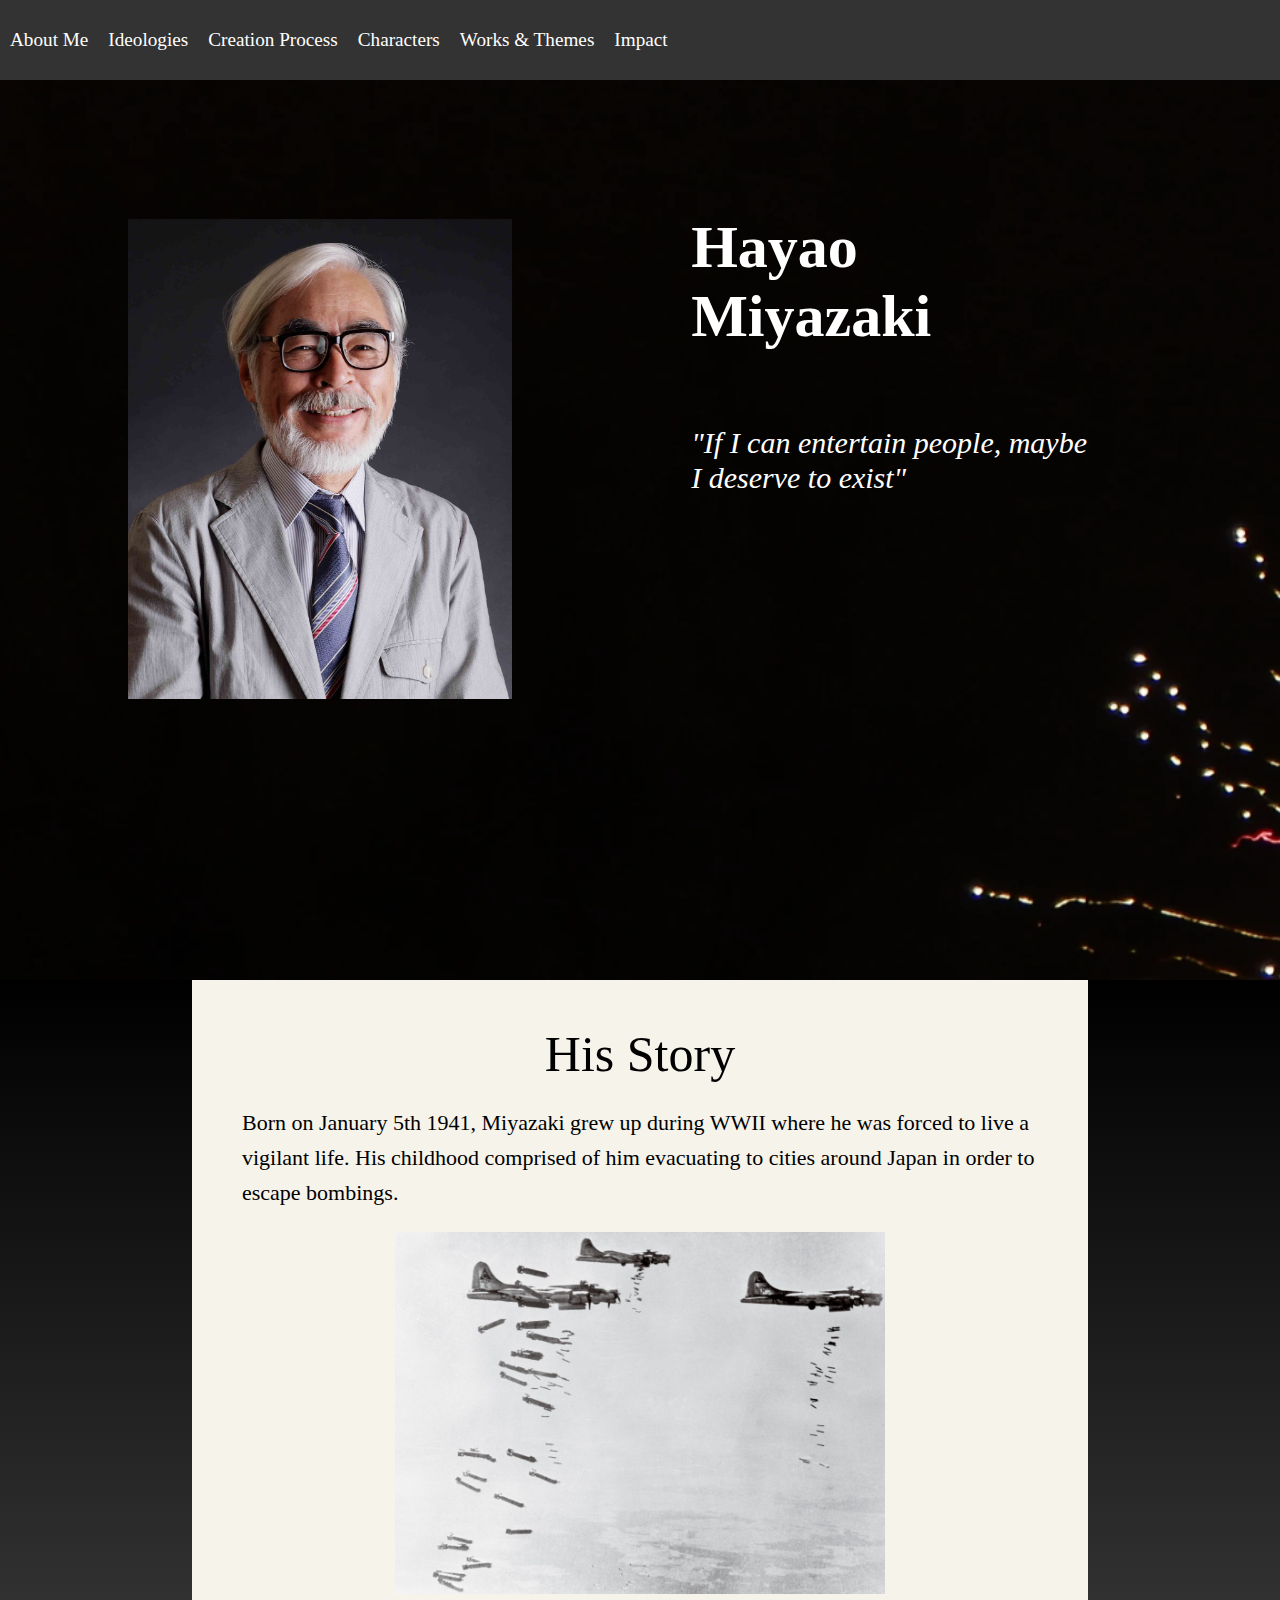
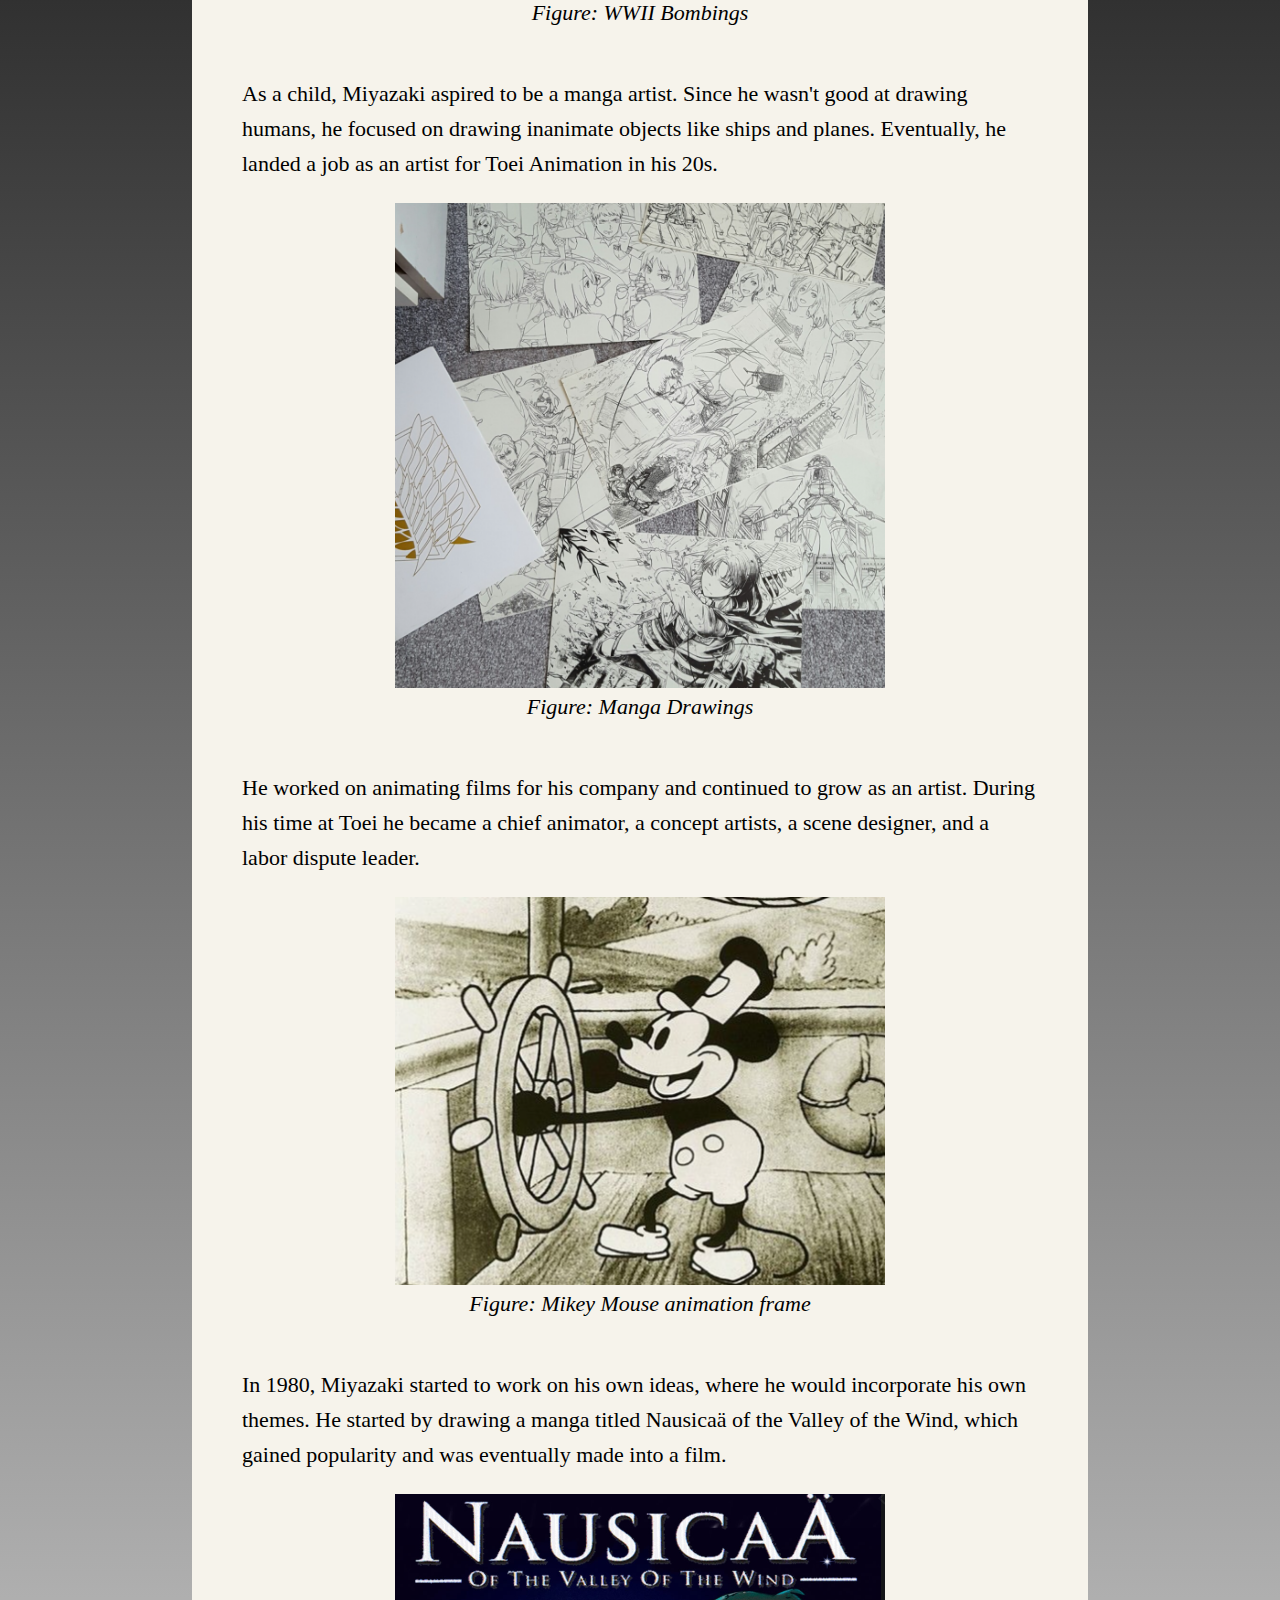
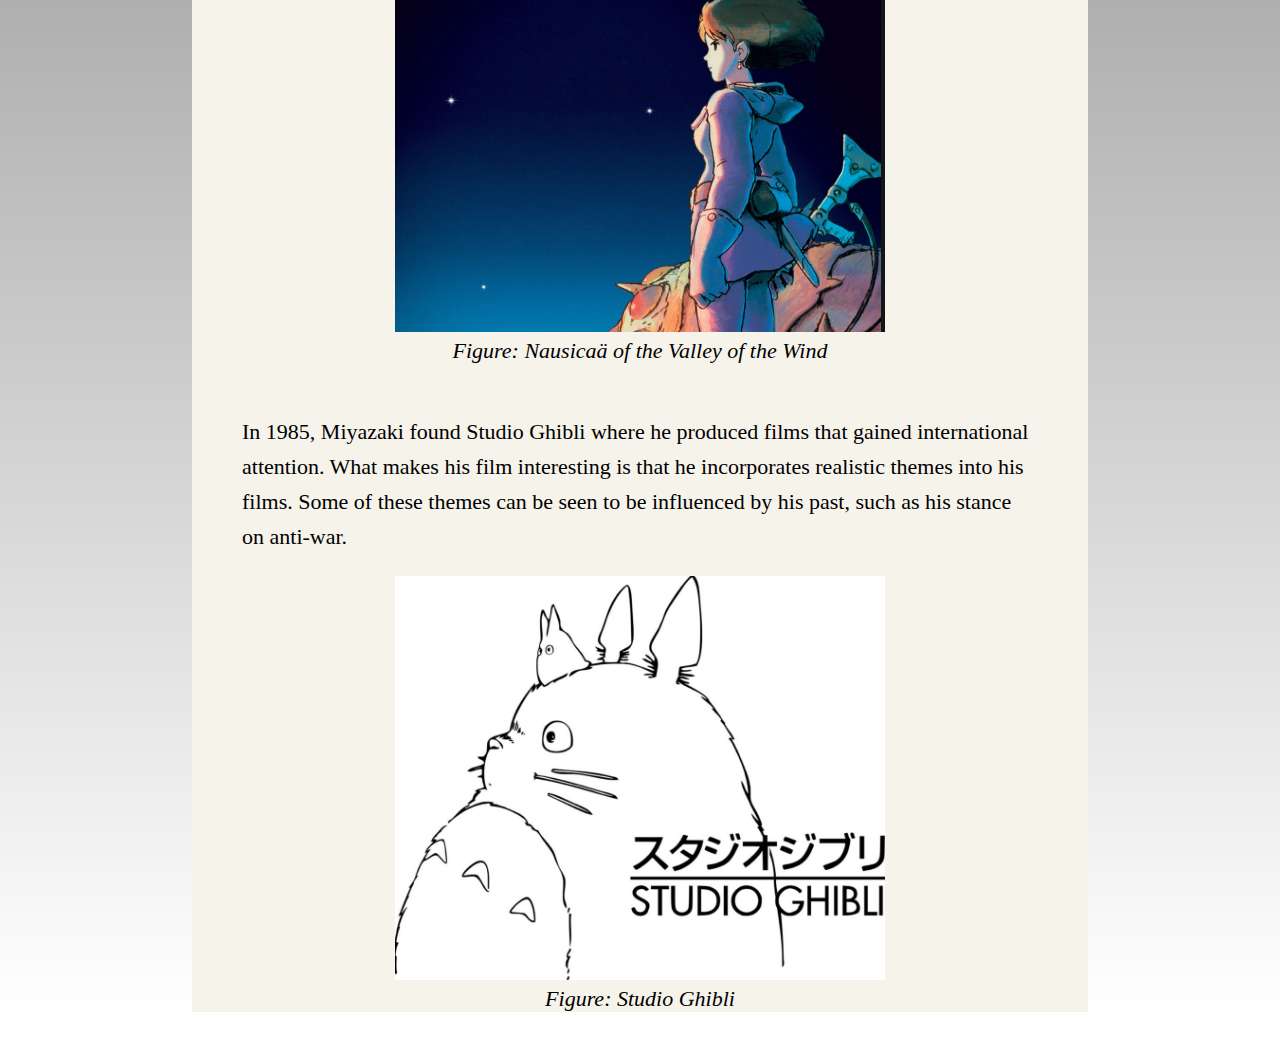
<file: index.html>
<!DOCTYPE html>
<html lang="en">
<head>
    <meta charset="UTF-8">
    <meta name="viewport" content="width=device-width, initial-scale=1.0">
    <link rel="stylesheet" href="./styles/common.css">
    <link rel="stylesheet" href="./styles/index.css">
    <title>Main Page</title>
</head>
<body>
    <nav id="navbar">
        <div id="navbar-container">
            <ul id="navbar-menu">
                <li class="nav-item"><a href="index.html">About Me</a></li>
                <li class="nav-item"><a href="ideologies.html">Ideologies</a></li>
                <li class="nav-item"><a href="creation.html">Creation Process</a></li>
                <li class="nav-item"><a href="characters.html">Characters</a></li>
                <li class="nav-item"><a href="works.html">Works & Themes</a></li>
                <li class="nav-item"><a href="impact.html">Impact</a></li>
            </ul>
        </div>
    </nav>

    <div class='landing-page'>
        <div class='page1'>
            <img class='img1' src='./images/Hayao.PNG'></img>
            <div class='title-section'>
                <h1 class='name'>Hayao Miyazaki</h1>
                <p class='quote'>"If I can entertain people, maybe I deserve to exist"</p>
            </div>
        </div>
    </div>

    <section class='text-page'>
        <article class='content-section'>
            <div class='heading'>
                His Story 
            </div>
            <p>
                Born on January 5th 1941, Miyazaki grew up during WWII where he was forced to live
                a vigilant life. His childhood comprised of him evacuating to cities around Japan in order
                to escape bombings. 
            </p>
            <figure>
                <img src='images/bombings.PNG'
                    class='pictures'
                />
                <figcaption>Figure: WWII Bombings</figcaption>
            </figure>
            <p>
                As a child, Miyazaki aspired to be a manga artist. Since he wasn't good at drawing humans, 
                he focused on drawing inanimate objects like ships and planes. Eventually, he landed a job as 
                an artist for Toei Animation in his 20s. 
            </p>
            <figure>
                <img src='images/manga.PNG'
                    class='pictures'
                />
                <figcaption>Figure: Manga Drawings</figcaption>
            </figure>
            <p>
                He worked on animating films for his company and continued to grow as an artist.
                During his time at Toei he became a chief animator, a concept artists, a scene designer, and a labor dispute leader.
            </p>
            <figure>
                <img src='images/mikey.PNG'
                    class='pictures'
                />
                <figcaption>Figure: Mikey Mouse animation frame</figcaption>
            </figure>
            <p>
                In 1980, Miyazaki started to work on his own ideas, where he would incorporate his own themes.
                He started by drawing a manga titled Nausicaä of the Valley of the Wind, which gained popularity 
                and was eventually made into a film. 
            </p>
            <figure>
                <img src='images/nausicaa.PNG'
                    class='pictures'
                />
                <figcaption>Figure: Nausicaä of the Valley of the Wind</figcaption>
            </figure>
            <p>
                In 1985, Miyazaki found Studio Ghibli where he produced films that gained international attention. 
                What makes his film interesting is that he incorporates realistic themes into his films. Some of 
                these themes can be seen to be influenced by his past, such as his stance on anti-war. 
            </p>
            <figure>
                <img src='images/studio_ghibi.PNG'
                    class='pictures'
                />
                <figcaption>Figure: Studio Ghibli</figcaption>
            </figure>
        </article>
    </section>
</body>
</html>
</file>
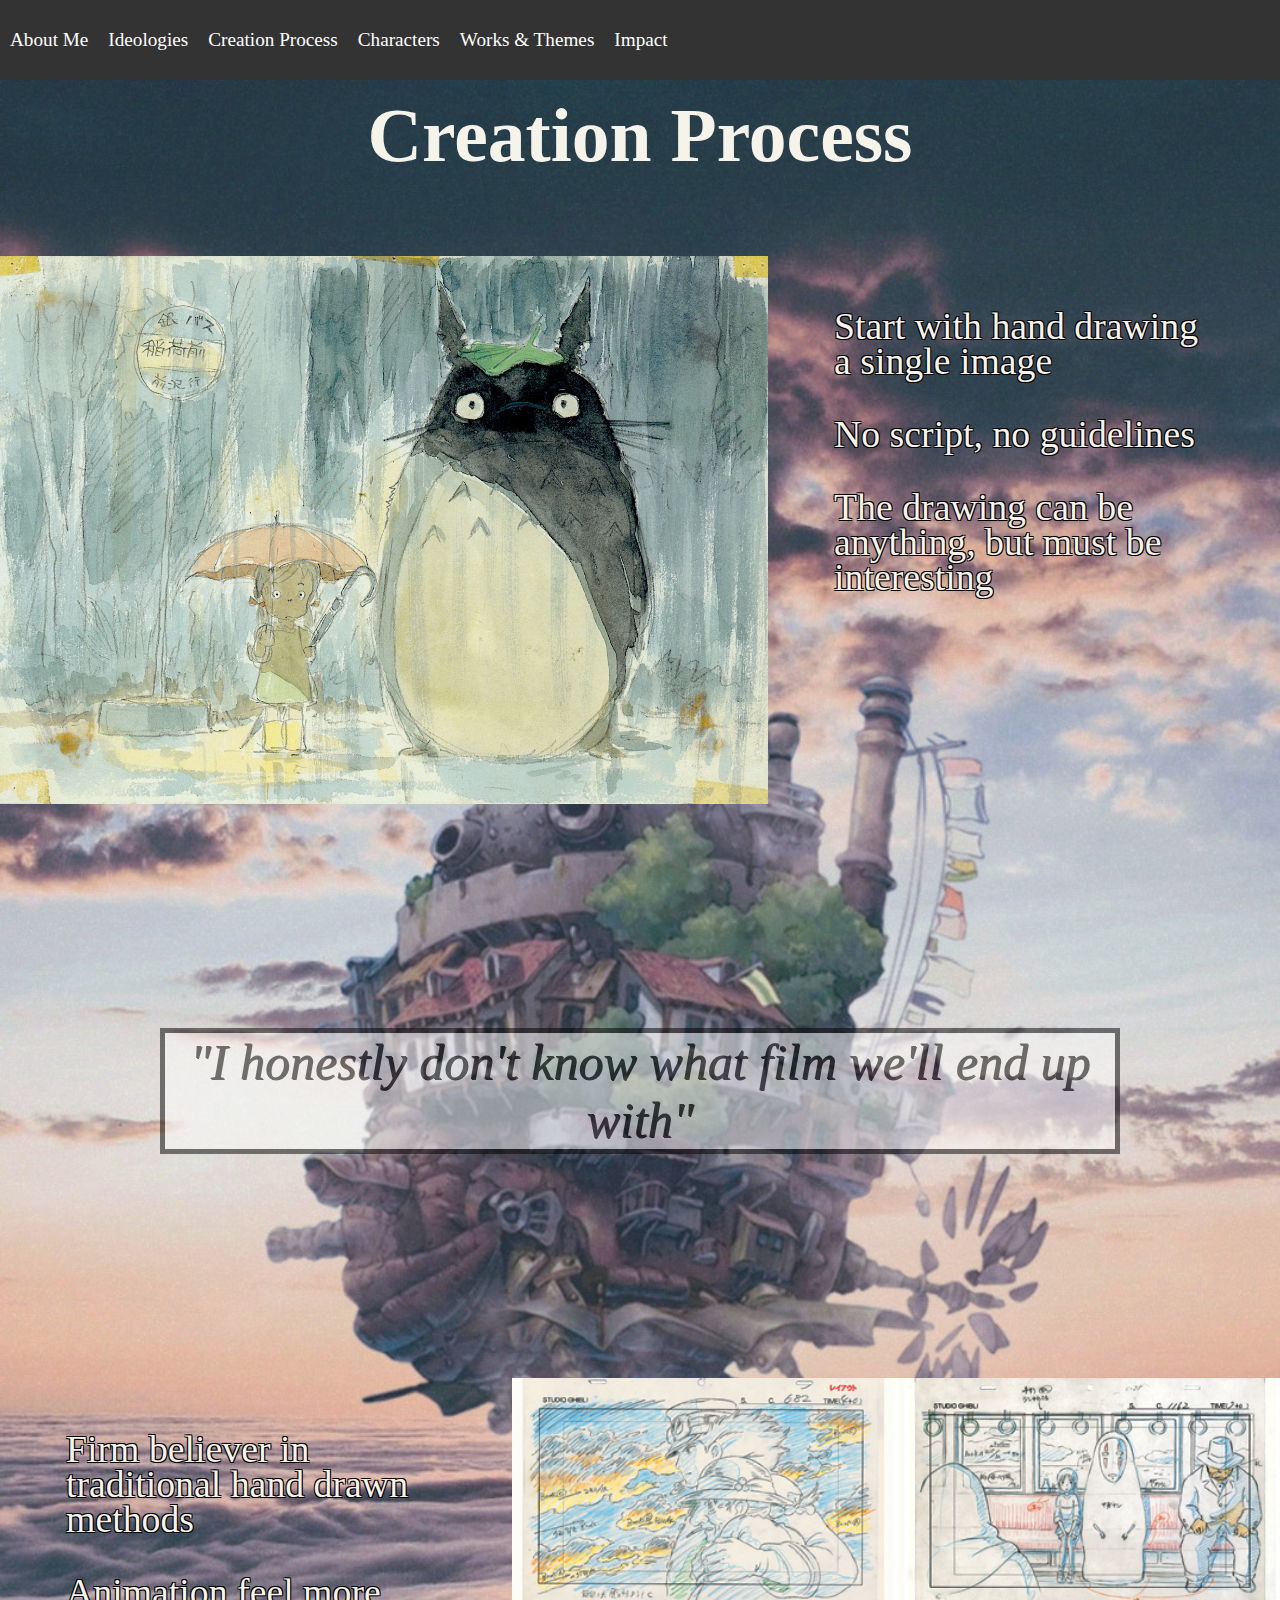
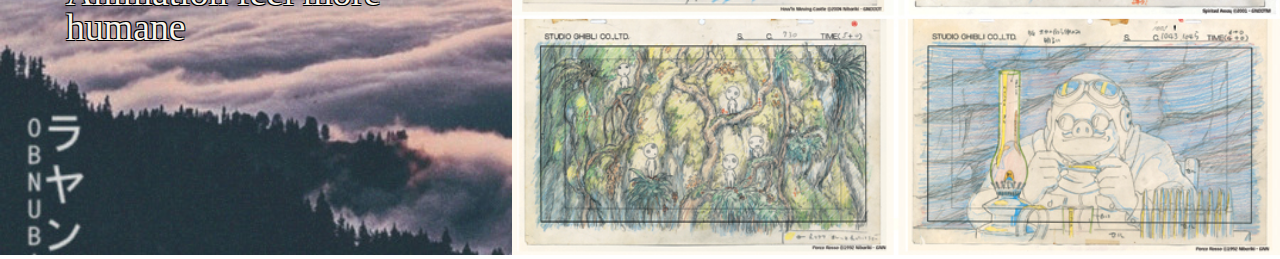
<file: creation.html>
<!DOCTYPE html>
<html lang="en">
<head>
    <meta charset="UTF-8">
    <meta name="viewport" content="width=device-width, initial-scale=1.0">
    <link rel="stylesheet" href="./styles/common.css">
    <link rel="stylesheet" href="./styles/creation.css">
    <title>Creation Process and Influence</title>
</head>
<body>
    <nav id="navbar">
        <div id="navbar-container">
            <ul id="navbar-menu">
                <li class="nav-item"><a href="index.html">About Me</a></li>
                <li class="nav-item"><a href="ideologies.html">Ideologies</a></li>
                <li class="nav-item"><a href="creation.html">Creation Process</a></li>
                <li class="nav-item"><a href="characters.html">Characters</a></li>
                <li class="nav-item"><a href="works.html">Works & Themes</a></li>
                <li class="nav-item"><a href="impact.html">Impact</a></li>
            </ul>
        </div>
    </nav>
    <div id="creation-page">
        <div class='header'>
            <h1>
                Creation Process
            </h1>
        </div>
        <div class="content-container content-right">
            <div class="image-container">
                <img src="./images/totoro_sketch.jpg" alt="Original totoro drawing">
            </div>
            <div class="content">
                <p>
                    Start with hand drawing a single image
                </p>
                <p>
                    No script, no guidelines
                </p>
                <p>    
                    The drawing can be anything, but must be interesting
                </p>
            </div>
        </div>

        <div class="content-container">
            <div class="quote">
                "I honestly don't know what film we'll end up with"
            </div>
        </div>

        <div class="content-container content-left">
            <div class="content">
                <p>Firm believer in traditional hand drawn methods</p>
                <p>Animation feel more humane</p>
            </div>
            <div class="image-container">
                <img src="./images/miyazaki_handdrawings.jpg" alt="miyazki sketches">
            </div>
        </div>
    </div>
</body>
</html>
</file>
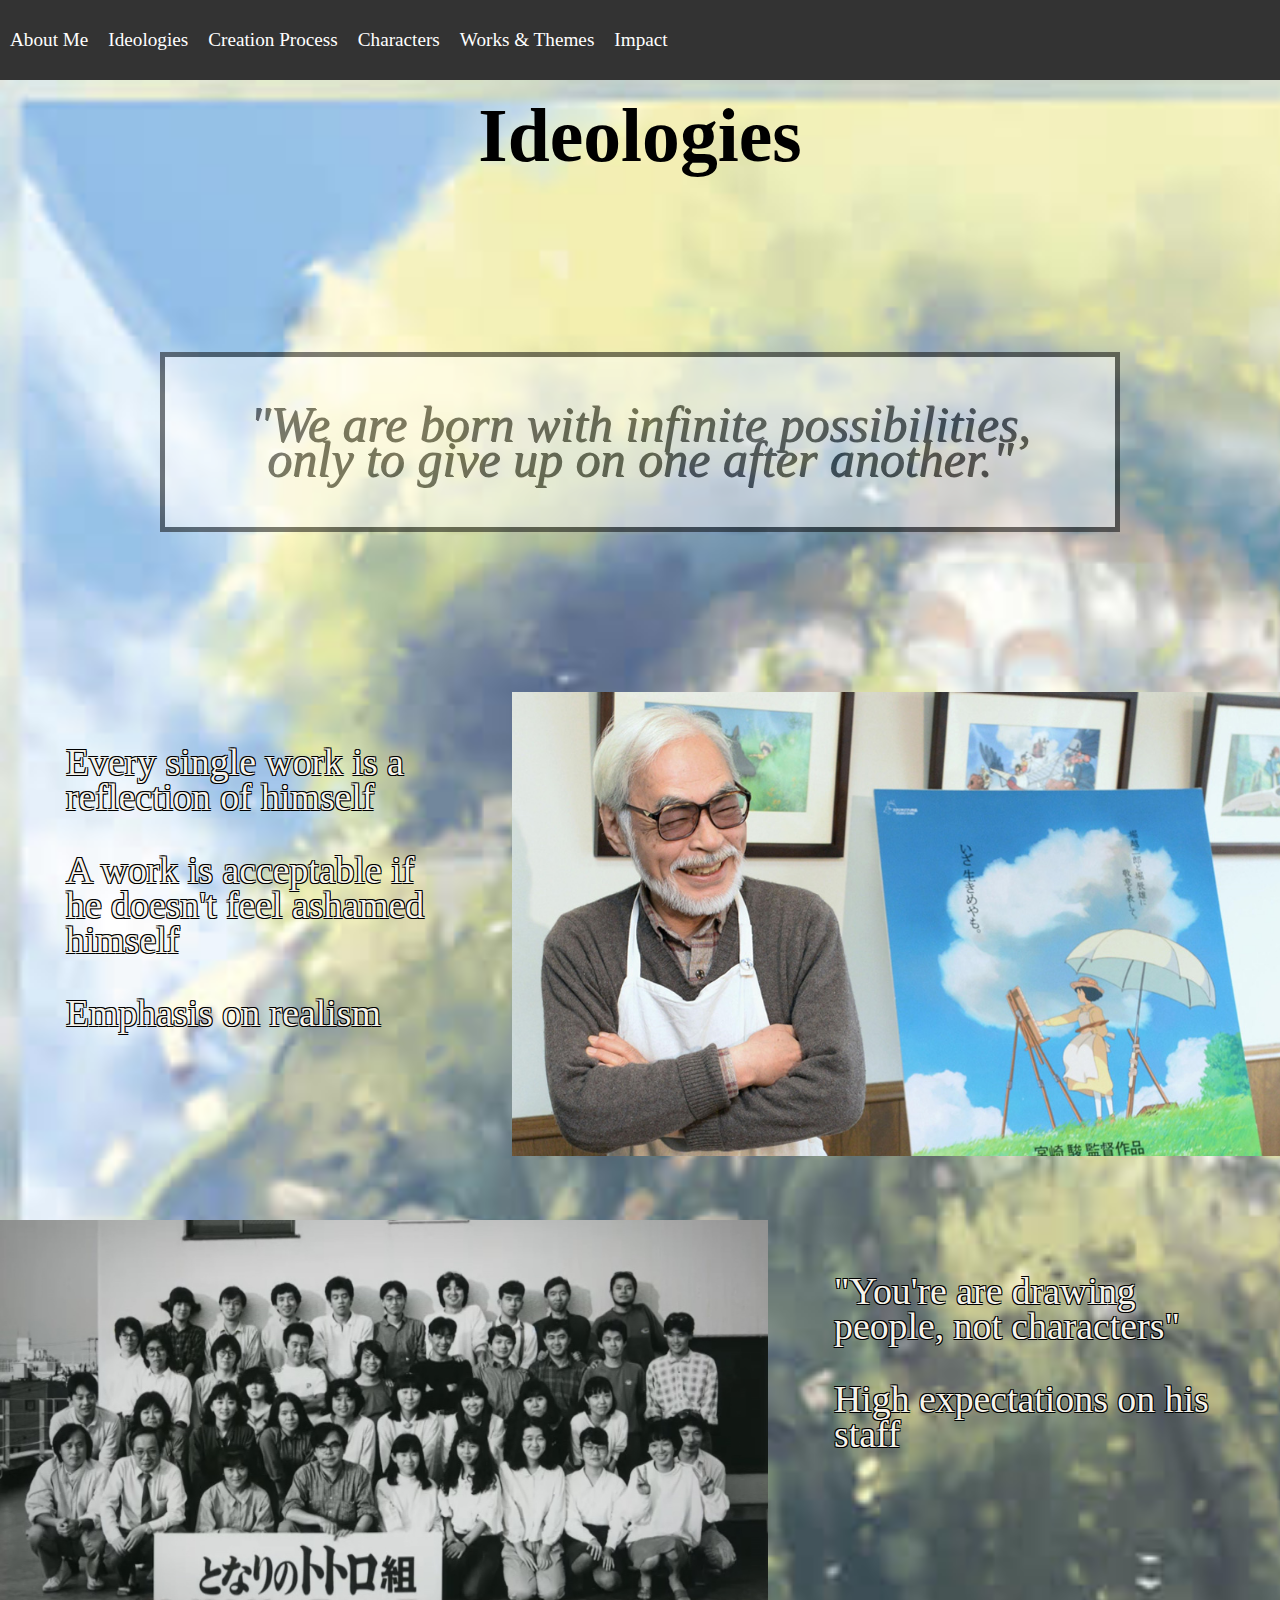
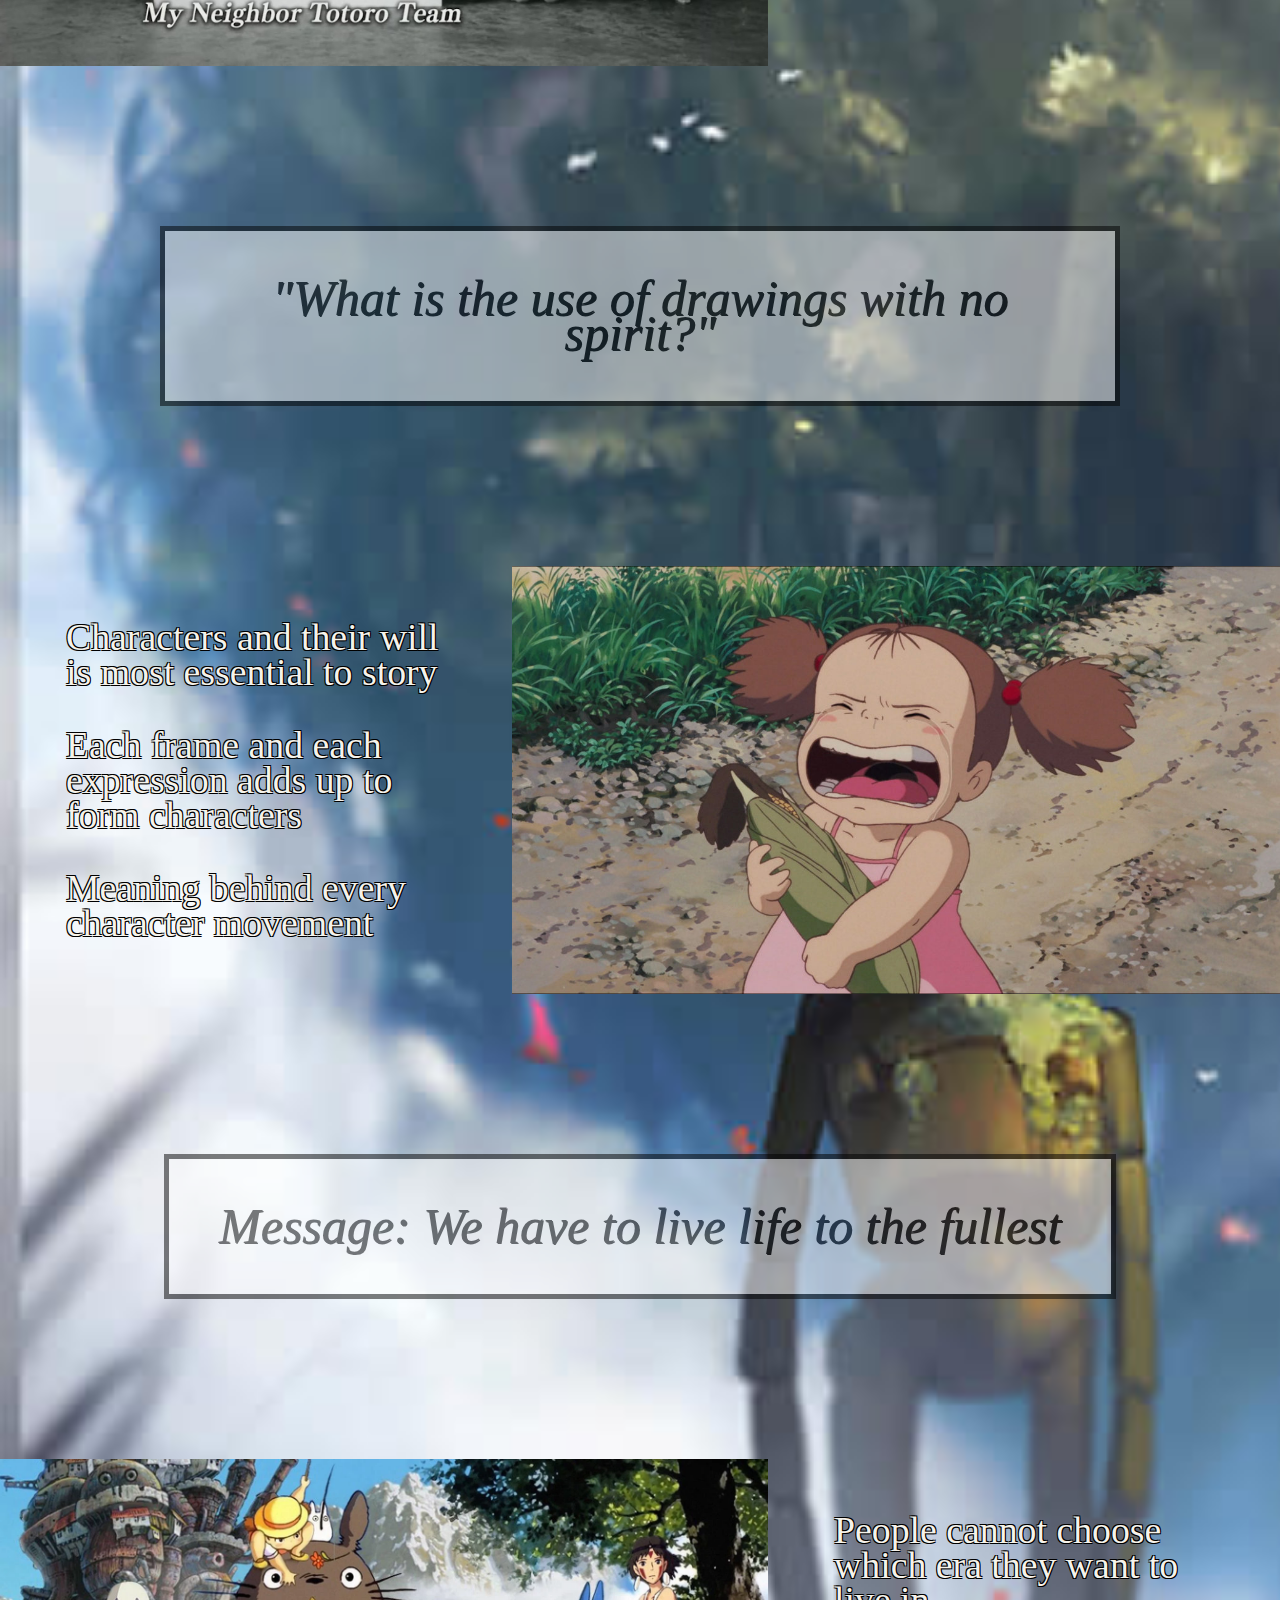
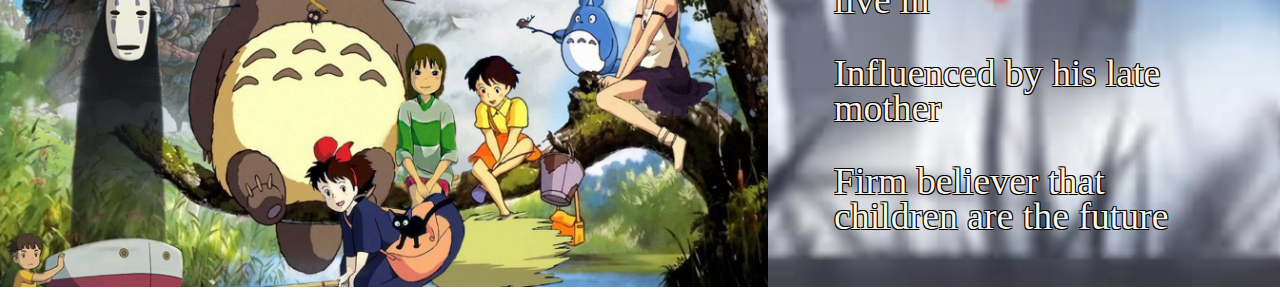
<file: ideologies.html>
<!DOCTYPE html>
<html lang="en">
<head>
    <meta charset="UTF-8">
    <meta name="viewport" content="width=device-width, initial-scale=1.0">
    <link rel="stylesheet" href="./styles/common.css">
    <link rel="stylesheet" href="./styles/ideologies.css">
    <title>Ideologies</title>
</head>
<body>
    <nav id="navbar">
        <div id="navbar-container">
            <ul id="navbar-menu">
                <li class="nav-item"><a href="index.html">About Me</a></li>
                <li class="nav-item"><a href="ideologies.html">Ideologies </a></li>
                <li class="nav-item"><a href="creation.html">Creation Process</a></li>
                <li class="nav-item"><a href="characters.html">Characters</a></li>
                <li class="nav-item"><a href="works.html">Works & Themes</a></li>
                <li class="nav-item"><a href="impact.html">Impact</a></li>
            </ul>
        </div>
    </nav>
    <div id="ideologies-page">
        <div class='header'>
            <h1>
                Ideologies
            </h1>
        </div>

        <div class="quote">
            <p>"We are born with infinite possibilities, only to give up on one after another."</p>
        </div>
        
        <div class="content-container content-left">
            <div class="content">
                <p>Every single work is a reflection of himself</p>
                <p>A work is acceptable if he doesn't feel ashamed himself</p>
                <p>Emphasis on realism</p>
            </div>
            <div class="image-container">
                <img src="./images/hayao2.jpg" alt="Hayao with movie cover">
            </div>
        </div>

        <div class="content-container content-right">
            <div class="image-container">
                <img src="./images/totoro_staff.jpg" alt="Totoro Staff Picture">
            </div>
            <div class="content">
                <p>"You're are drawing people, not characters"</p>
                <p>High expectations on his staff</p>
            </div>
        </div>

        <div class="quote">
            <p>"What is the use of drawings with no spirit?"</p>
        </div>
        
        <div class="content-container content-left">
            <div class="content">
                <p>Characters and their will is most essential to story</p>
                <p>Each frame and each expression adds up to form characters</p>
                <p>Meaning behind every character movement</p>
            </div>
            <div class="image-container">
                <img src="./images/mei_crying.jpg" alt="Mei Kusakabe Crying">
            </div>
        </div>
        
        <div class="quote">
            <p>Message: We have to live life to the fullest</p>
        </div>

        <div class="content-container content-right">
            <div class="image-container">
                <img src="./images/ghibli_kids.jpg" alt="Ghibli Children">
            </div>
            <div class="content">
                <p>People cannot choose which era they want to live in</p>
                <p>Influenced by his late mother</p>
                <p>Firm believer that children are the future</p>
            </div>
        </div>

    </div>
</body>
</html>
</file>
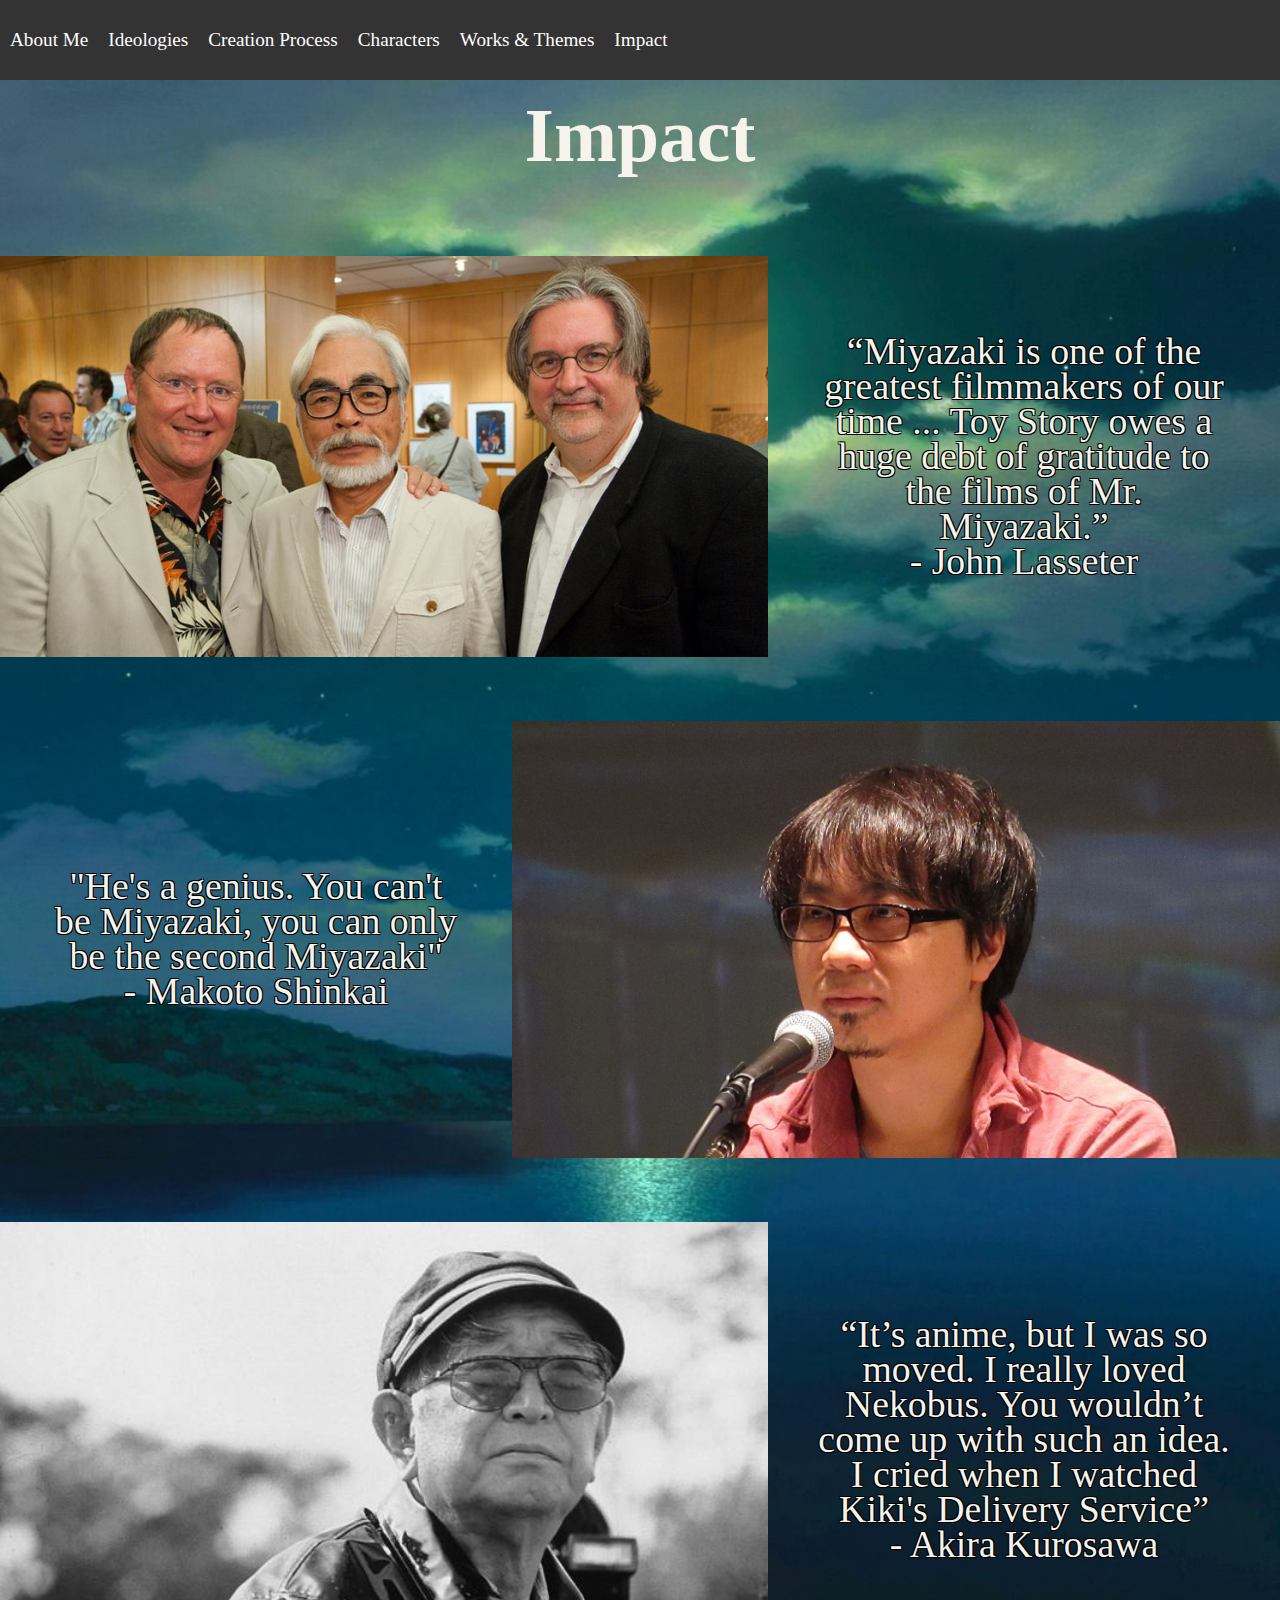
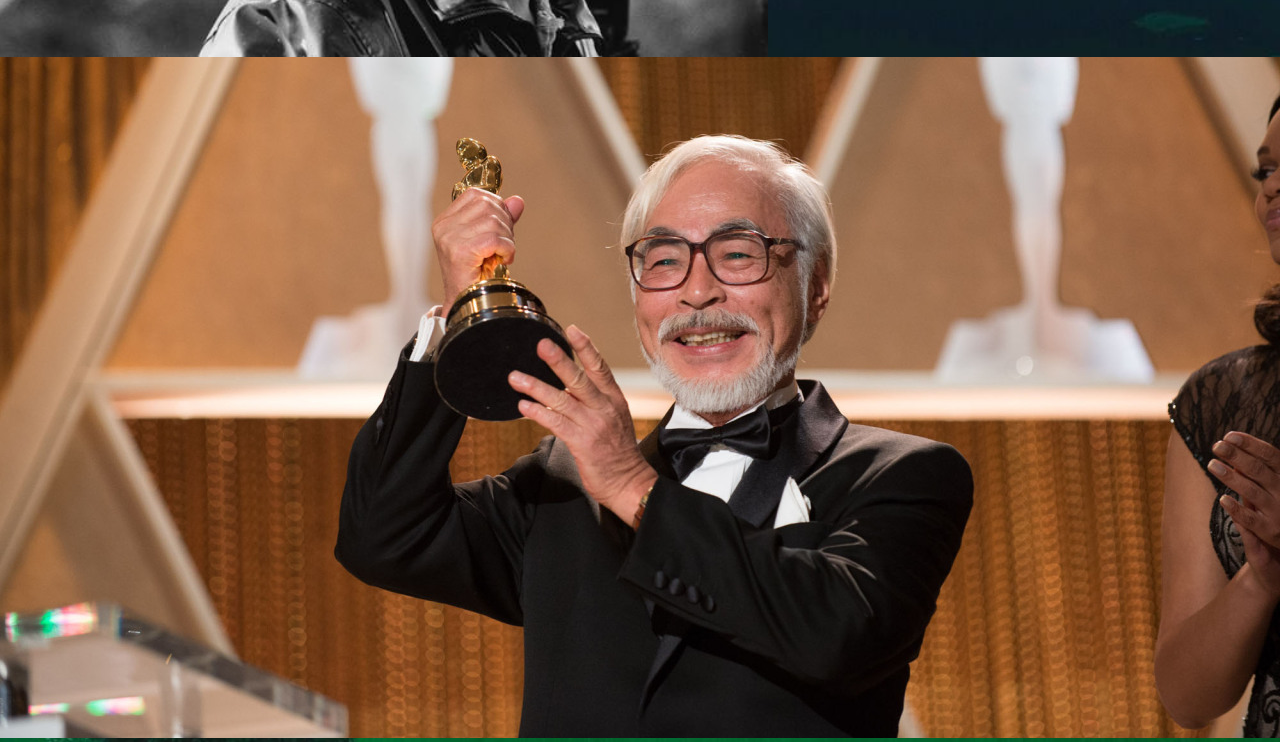
<file: impact.html>
<!DOCTYPE html>
<html lang="en">
<head>
    <meta charset="UTF-8">
    <meta name="viewport" content="width=device-width, initial-scale=1.0">
    <link rel="stylesheet" href="./styles/common.css">
    <link rel="stylesheet" href="./styles/impact.css">
    <title>Impact</title>
</head>
<body>
    <nav id="navbar">
        <div id="navbar-container">
            <ul id="navbar-menu">
                <li class="nav-item"><a href="index.html">About Me</a></li>
                <li class="nav-item"><a href="ideologies.html">Ideologies </a></li>
                <li class="nav-item"><a href="creation.html">Creation Process</a></li>
                <li class="nav-item"><a href="characters.html">Characters</a></li>
                <li class="nav-item"><a href="works.html">Works & Themes</a></li>
                <li class="nav-item"><a href="impact.html">Impact</a></li>
            </ul>
        </div>
    </nav>
    <div id="impact-page">
        <div class='header'>
            <h1>
                Impact
            </h1>
        </div>
        <div class="content-container content-right">
            <div class="image-container">
                <img src="./images/MIyazka-Lasseter-Groenig.jpg" alt="Art Directors Photo">
            </div>
            <div class="content">
                <p>
                    “Miyazaki is one of the greatest filmmakers of our time ... Toy Story owes a huge debt 
                    of gratitude to the films of Mr. Miyazaki.” <br>- John Lasseter
                </p>
            </div>
        </div>

        <div class="content-container content-left">
            <div class="content">
                <p>
                    "He's a genius. You can't be Miyazaki, you can only be the second Miyazaki" <br>- Makoto Shinkai
                </p>
            </div>
            <div class="image-container">
                <img src="./images/shinkai.jpg" alt="Makoto Shinkai">
            </div>
        </div>

        <div class="content-container content-right">
            <div class="image-container">
                <img src="./images/kurosawa.jpg" alt="Akira Kurosawa">
            </div>
            <div class="content">
                <p>
                    “It’s anime, but I was so moved. I really loved Nekobus. You wouldn’t come up 
                    with such an idea. I cried when I watched Kiki's Delivery Service” <br>- Akira Kurosawa
                </p>
            </div>
        </div>

        <div class="image-container">
            <img src="./images/hayao3.jpg" alt="Hayao at Oscars">
        </div>
    </div>

</body>
</html>
</file>
<file: styles/common.css>
body{
    /* Fill page completely  */
    margin: 0;
    padding: 0;
    width: 100%;
    height: 100%;
    
    background: white;
}
#navbar {
    background: #333333;
    height: 80px;
    display: flex;
    font-size: 1.2rem;
    position: -webkit-sticky;
    position: sticky;
    top: 0;
    z-index: 999;
}

#navbar-menu {
    margin: 0;
    padding: 0;
    list-style: none;
}


.nav-item{
    float: left;
    height: 80px;
    margin: 0px 10px;
    vertical-align: middle;
}

.nav-item > a {
    color: #ffffff;
    text-decoration: none;
    display: flex;
    text-align: center;
    align-items: center;
    height: 80px;
}

.nav-item:hover {
    border-bottom: solid #ffffff 4px;
    transition: ease-in-out 0.5s;
}

.content-container {
    display: grid;
    margin: 4rem 0rem 0rem 0rem;
}

.content-right {
    grid-template-columns: 60% 40%;
}

.content-left {
    grid-template-columns: 40% 60%;
}

.image-container > img{
    object-fit: cover;
    height: 100%;
    width: 100%;
}

.text-page{
    background-image: linear-gradient(black, white);
    width: 100%;
    height: 100%;
}

.content-section{
    /* border: 1px solid black; */
    width: 70%;
    height: 100%;
    margin: auto;
    /* text-align: center; */
    font-size: 22px;
    background-color: #f6f3eb;
}

.heading{
    padding-top: 5%;
    font-size: 50px;
    text-align: center;
}

p {
    line-height: 35px;
    margin-left: 50px;
    margin-right: 50px;
}

figcaption{
    text-align: center;
    margin-bottom: 50px;
    font-style: italic;
}

figure{
    text-align: center;
}
.pictures{
    width: 60%;
}
</file>
<file: styles/index.css>
.landing-page, .text-page{
  display: block;
}

.landing-page{
  /* border: 5px solid black; */
  height: 100vh;
  width: 100%;
}

.page1{
  /* border: 5px solid black; */
  height: 100%;
  background-color: gray;
  background-image: url('../images/background_sparks.PNG');
  background-repeat: no-repeat;
  background-size: cover;
}

.img1, .title-section{
  float: left;
  margin-left: 10%;
}

.img1{
  /* border: 5px solid black; */
  height: 70%;
  width: 30%;
  margin-top: 5%;
  object-fit: contain;
}

.title-section{
  /* border: 5px solid black; */
  margin-top: 10%;
  height: 60%;
  width: 40%;
}

.name, .quote{
  margin: 5px auto;
  color: white;
}

.name{
  /* border: 5px solid black; */
  /* margin: 10 10 10 10; */
  width: 80%;
  height: 30%;
  font-size: 60px;
}

.quote{
  /* border: 5px solid black; */
  width: 80%;
  height: 40%;
  margin-top: 50px;
  font-size: 30px;
  font-style: italic;
}
</file>
<file: styles/ideologies.css>
#ideologies-page{
    background-image: url("../images/background_ghibli.jpg");
    background-repeat: no-repeat;
    background-size: cover;
    color: #f6f3eb;
}

.header{
    text-align: center;
}

.header > h1{
    color: #000;
    margin: 0;
    padding: 1%;
    font-size: 2cm;
}

.content {
    padding: 1rem 1rem;
    font-size: 1cm;
}

.content > p {
    text-shadow: -1px -1px 0 #000, 1px -1px 0 #000, -1px 1px 0 #000, 1px 1px 0 #000;
}

.quote {
    background-color: #ffffff;
    opacity: 0.5;
    border: 5px solid black;
    color: #000000;
    font-size: 50px;
    font-style: italic;
    text-align: center;
    justify-self: center;
    text-shadow: 1px 1px;
    padding: 0;
    margin: 10rem 10rem;
}
</file>
<file: styles/impact.css>
#impact-page{
    background-image: url("../images/background_ghibli2.jpg");
    background-repeat: no-repeat;
    background-size: cover;
    color: #f6f3eb;
}

.header{
    text-align: center;
}

.header > h1{
    font-size: 2cm;
    margin: 0;
    padding: 1%;
}

.content{
    display: flex;
    justify-content: center;
    align-items: center;
}

.content > p {
    text-align: center;
    font-size: 1cm;
    text-shadow: -1px -1px 0 #000, 1px -1px 0 #000, -1px 1px 0 #000, 1px 1px 0 #000;
}
</file>
<file: styles/creation.css>
#creation-page{
    background-image: url("../images/background_howl.png");
    background-repeat: no-repeat;
    background-size: cover;
    color: #f6f3eb;
}

.header{
    text-align: center;
}

.header > h1{
    font-size: 2cm;
    margin: 0;
    padding: 1%;
}

.quote{
    background-color: #ffffff;
    opacity: 0.5;
    border: 5px solid black;
    color: #000000;
    font-size: 50px;
    font-style: italic;
    text-align: center;
    justify-self: center;
    text-shadow: 1px 1px;
    padding: 0;
    margin: 10rem 10rem;
}

.content {
    padding: 1rem 1rem;
    font-size: 1cm;
}

.content > p {
    text-shadow: -1px -1px 0 #000, 1px -1px 0 #000, -1px 1px 0 #000, 1px 1px 0 #000;
}
</file>
